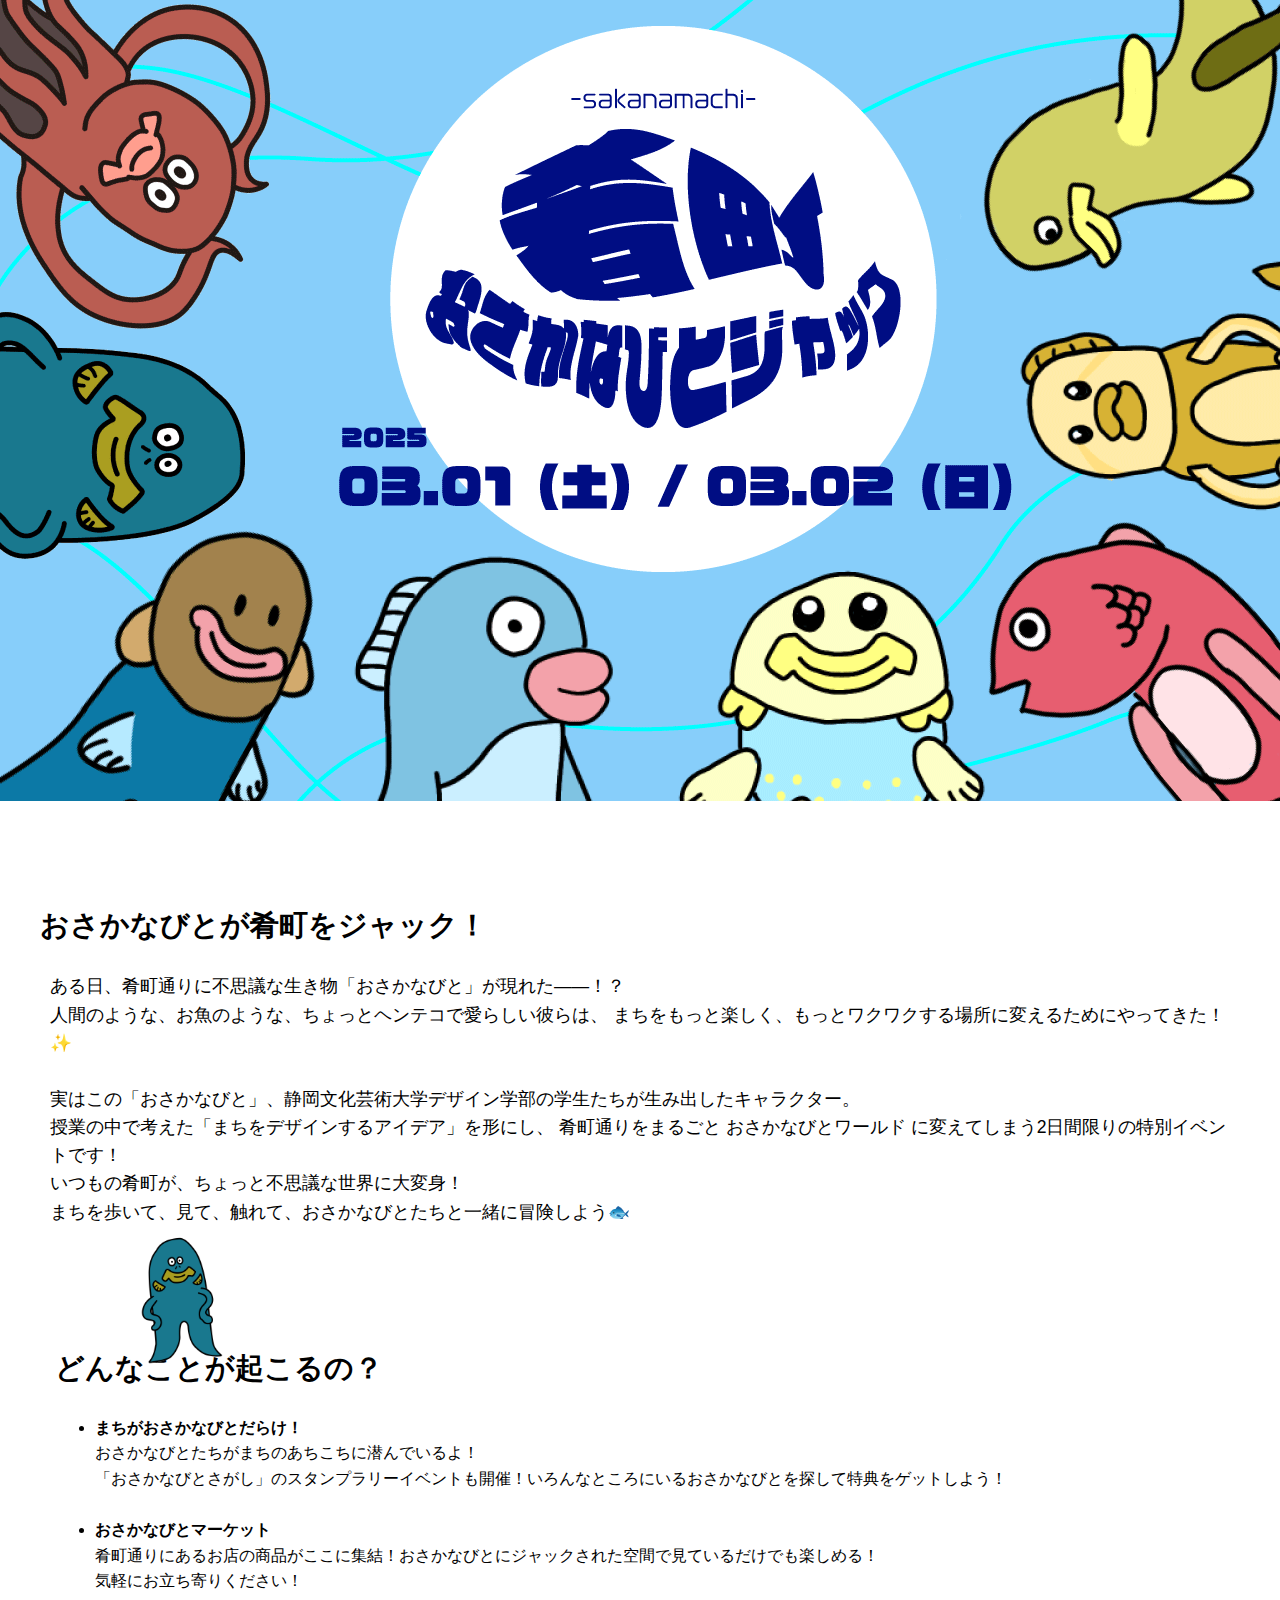
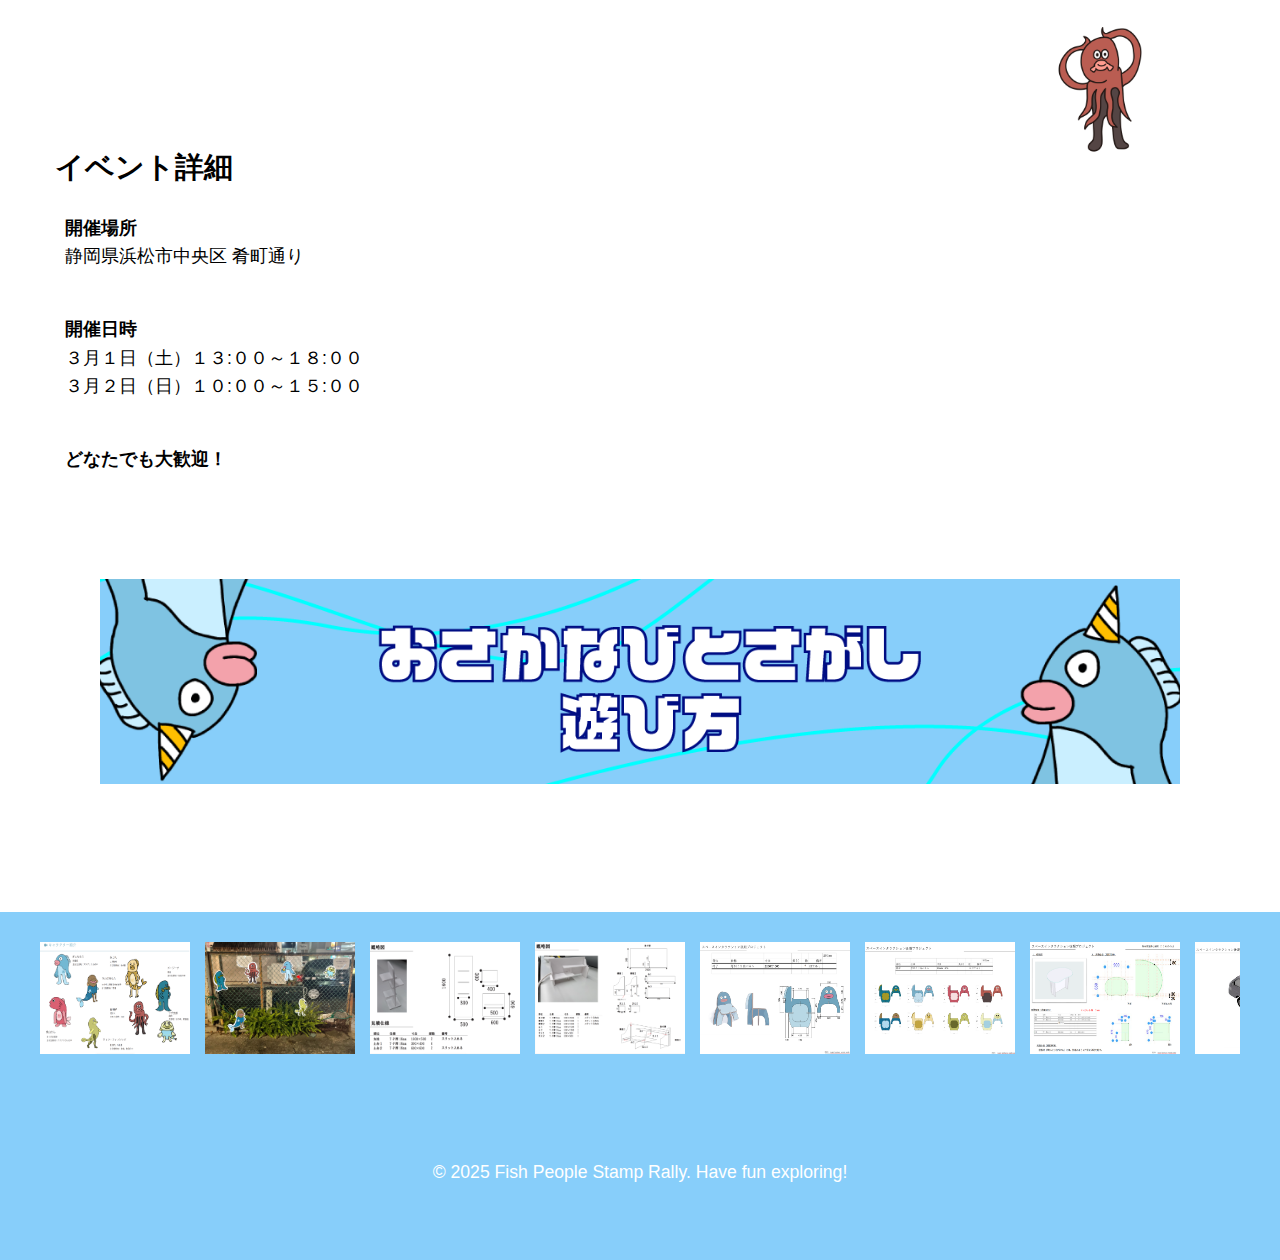
<file: index.html>
<!DOCTYPE html>
<html lang="ja">
<head>
    <meta charset="UTF-8">
    <meta name="viewport" content="width=device-width, initial-scale=1.0">
    <title>肴町おさかなびとジャックホームページ</title>
    <link rel="stylesheet" href="styles.css">
</head>
<body>
	<header>
   
    </nav>
    
    </header>
	
	<div class ="background">
		<img src ="img/samune4.png">
	</div>
	
    <main>
		
        <section class="intro">
			<h2>おさかなびとが肴町をジャック！</h2>
            <p>ある日、肴町通りに不思議な生き物「おさかなびと」が現れた――！？<br>
人間のような、お魚のような、ちょっとヘンテコで愛らしい彼らは、
まちをもっと楽しく、もっとワクワクする場所に変えるためにやってきた！✨<br><br>

実はこの「おさかなびと」、静岡文化芸術大学デザイン学部の学生たちが生み出したキャラクター。<br>
授業の中で考えた「まちをデザインするアイデア」を形にし、
肴町通りをまるごと おさかなびとワールド に変えてしまう2日間限りの特別イベントです！<br>

いつもの肴町が、ちょっと不思議な世界に大変身！<br>
まちを歩いて、見て、触れて、おさかなびとたちと一緒に冒険しよう🐟</p>
        </section>
		
		<div class = "animation1">
			<img src ="img/ani1.gif">
		</div>

        <section class="events">
            <h2>どんなことが起こるの？</h2>
            <ul>
                <li><strong>まちがおさかなびとだらけ！</strong><br>おさかなびとたちがまちのあちこちに潜んでいるよ！<br>
「おさかなびとさがし」のスタンプラリーイベントも開催！いろんなところにいるおさかなびとを探して特典をゲットしよう！</li><br>
                <li><strong>おさかなびとマーケット</strong><br>肴町通りにあるお店の商品がここに集結！おさかなびとにジャックされた空間で見ているだけでも楽しめる！<br>気軽にお立ち寄りください！</li>
            </ul>
        </section>

		<div class = "animation2">
			<img src ="img/ani2.gif">
		</div>
		
        <section class="info">
            <h2>イベント詳細</h2>
            <p><strong>開催場所</strong><br>静岡県浜松市中央区 肴町通り</p><br>
            <p><strong>開催日時</strong><br>３月１日（土）１３:００～１８:００<br>３月２日（日）１０:００～１５:００</p><br>
            <p><strong>どなたでも大歓迎！</strong></p>
        </section>
		
	<section class="banner">
    		<a href="stamprallyrule.html">
        		<img src="img/banner.png" alt="イベントバナー">
    		</a>
		</section>	
		

    </main>
	
	<section class="slideshow">
            <div class="slideshow-wrapper">
                <div class="slideshow-container">
                    <img src="img/slide1.png" alt="スライド画像1">
                    <img src="img/slide2.png" alt="スライド画像2">
                    <img src="img/slide3.png" alt="スライド画像3">
                    <img src="img/slide4.png" alt="スライド画像4">
					<img src="img/slide5.png" alt="スライド画像1">
                    <img src="img/slide6.png" alt="スライド画像2">
                    <img src="img/slide7.png" alt="スライド画像3">
                    <img src="img/slide8.png" alt="スライド画像4">
                </div>
            </div>
        </section>
	
    <footer>
    <p>&copy; 2025 Fish People Stamp Rally. Have fun exploring!</p>
</footer>

    <script src="script.js"></script>
</body>
</html>
</file>
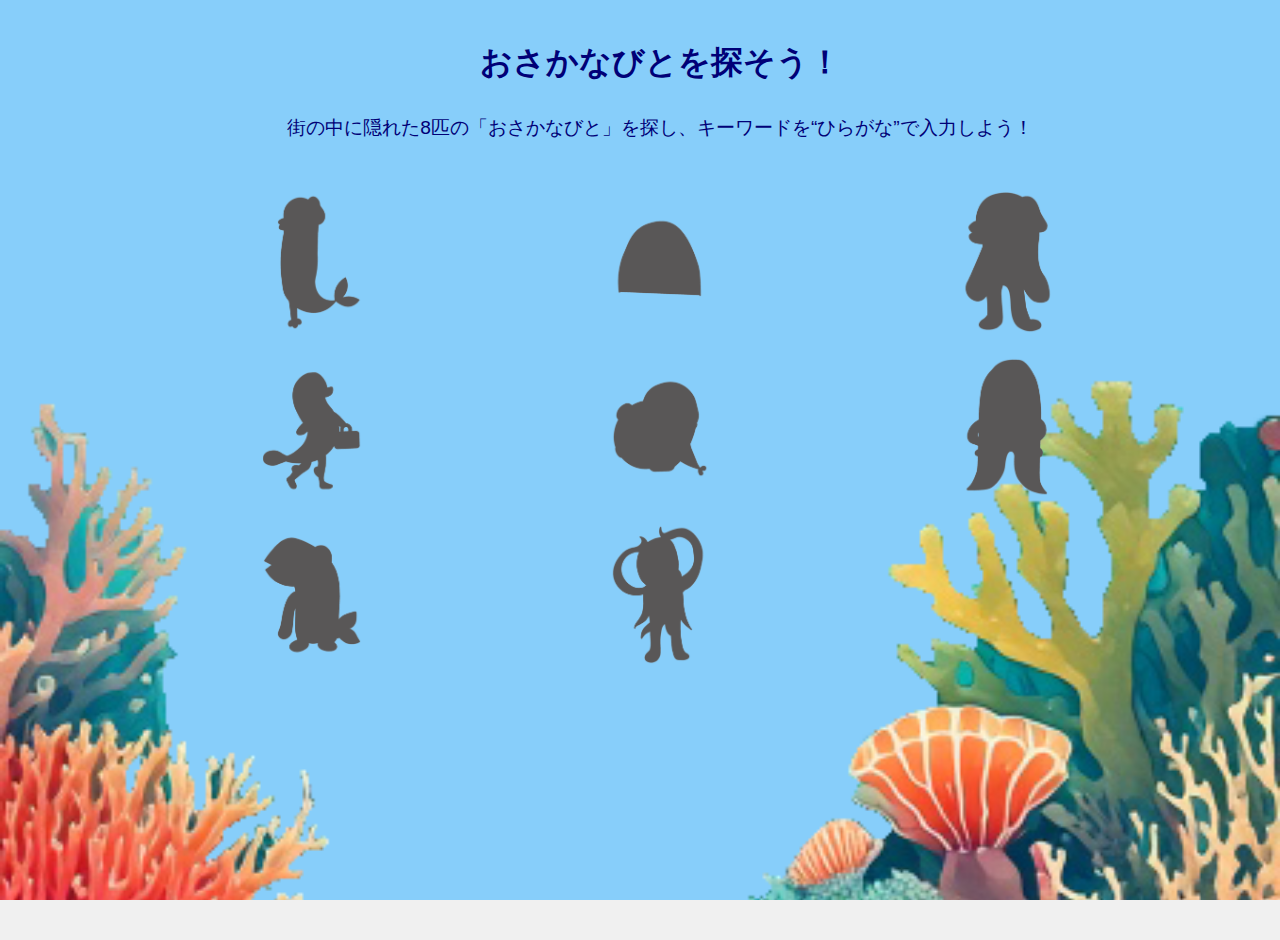
<file: stamprally.html>
<!DOCTYPE html>
<html lang="ja">
<head>
    <meta charset="UTF-8">
    <meta name="viewport" content="width=device-width, initial-scale=1.0">
    <title>スタンプラリー</title>
    <link rel="stylesheet" href="styles2.css">
</head>

<body>
	<header>
        <h1>おさかなびとを探そう！</h1>
        <p>街の中に隠れた8匹の「おさかなびと」を探し、キーワードを“ひらがな”で入力しよう！</p>
    </header>
    <div class="container">
    <div class="stamp-container" onclick="showOverlay(0, 'おみせには かわいた たべものが いっぱい！おさかなびとも ひからびちゃう？', 'かわいたさかな', this)">
        <img src="img/sakana1.png" class="image" alt="海にすむ生き物">
    </div>
    <div class="stamp-container" onclick="showOverlay(1, 'まちを きれいに するための おしらせがあるよ！おさかなびとも『ポイすては　ダメ！』っていってるよ！', 'きれいなうみ', this)">
        <img src="img/sakana2.png" class="image" alt="波があるところにいる生き物">
    </div>
    <div class="stamp-container" onclick="showOverlay(2, 'おいしい かおりがするよ！おさかなびとは だしのひみつをしっている？', 'おだしのちから', this)">
        <img src="img/sakana3.png" class="image" alt="海のハンター">
    </div>
    <div class="stamp-container" onclick="showOverlay(3, 'コーヒーのいい においがただよう ほっとするばしょ！おさかなびとも ひとやすみ？', 'ほっとなさかな', this)">
        <img src="img/sakana4.png" class="image" alt="大きな魚">
    </div>
    <div class="stamp-container" onclick="showOverlay(4, 'まちのたからを まもるばしょ！おさかなびとは ちょきんしてる？', 'おたからのうみ', this)">
        <img src="img/sakana5.png" class="image" alt="かわいい小さな魚">
    </div>
    <div class="stamp-container" onclick="showOverlay(5, 'ラケットがいっぱい！おさかなびとも スマッシュのれんしゅうちゅう？', 'さかなすまっしゅ', this)">
        <img src="img/sakana6.png" class="image" alt="海底にいる生き物">
    </div>
    <div class="stamp-container" onclick="showOverlay(6, 'おとなが よろこぶ のみものがいっぱい！のみすぎには　ようちゅうい！', 'さけとさかな', this)">
        <img src="img/sakana7.png" class="image" alt="海の中でよく見る魚">
    </div>
    <div class="stamp-container" onclick="showOverlay(7, 'みんながあつまる 「さかなまちこうかいどう」！おさかなびとも おはなしちゅう？', 'おさかなひろば', this)">
        <img src="img/sakana8.png" class="image" alt="深海に住んでいる魚">
    </div>
</div>

    <!-- オーバーレイ画面 -->
    <div id="overlay" class="overlay">
        <div class="overlay-content">
            <p id="hintText"></p>
            <input type="text" id="keywordInput" placeholder="キーワードを入力">
            <button onclick="checkAnswer()">OK</button>
            <button onclick="closeOverlay()">閉じる</button>
            <p id="resultText" class="result-message" 
                data-correct="正解！スタンプゲット！" 
                data-incorrect="違うよ！もう一回試してみよう！">
            </p>
        </div>
    </div>

    <script src="script2.js"></script>
</body>
</html>
</file>
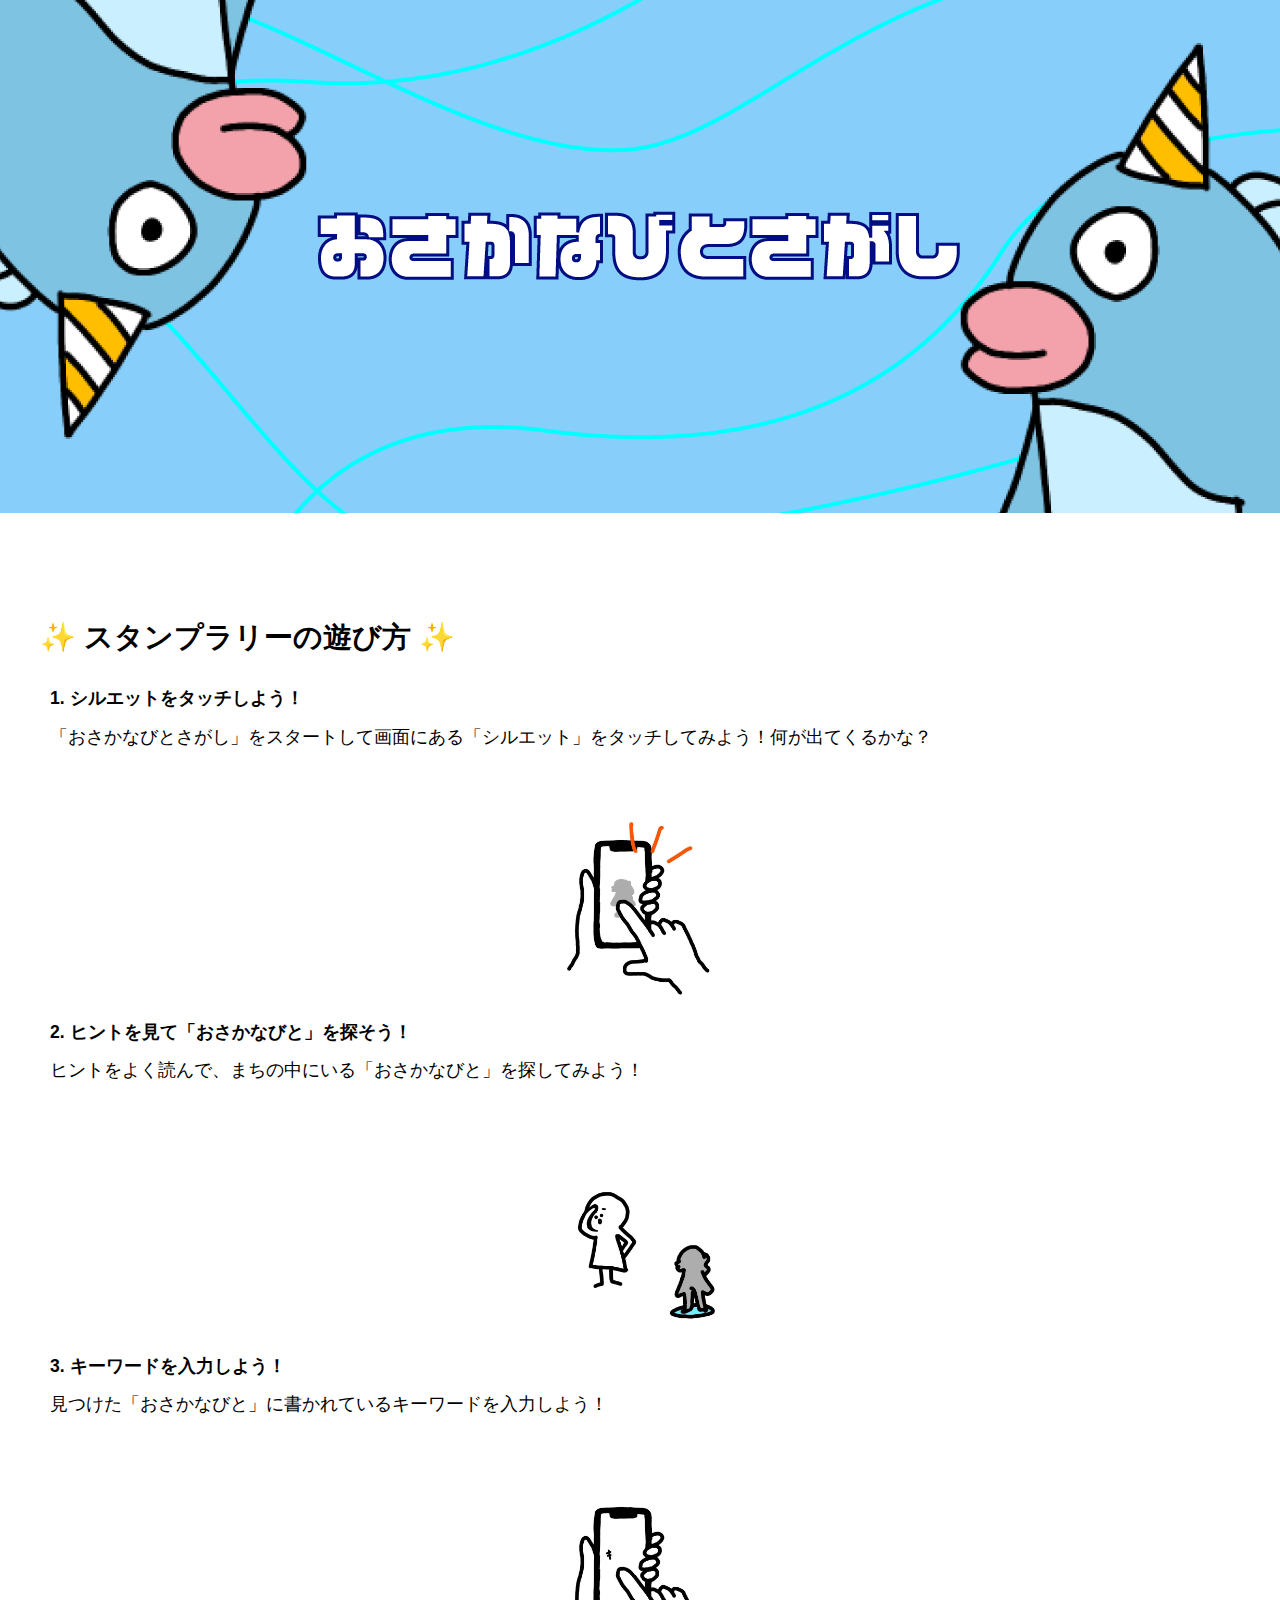
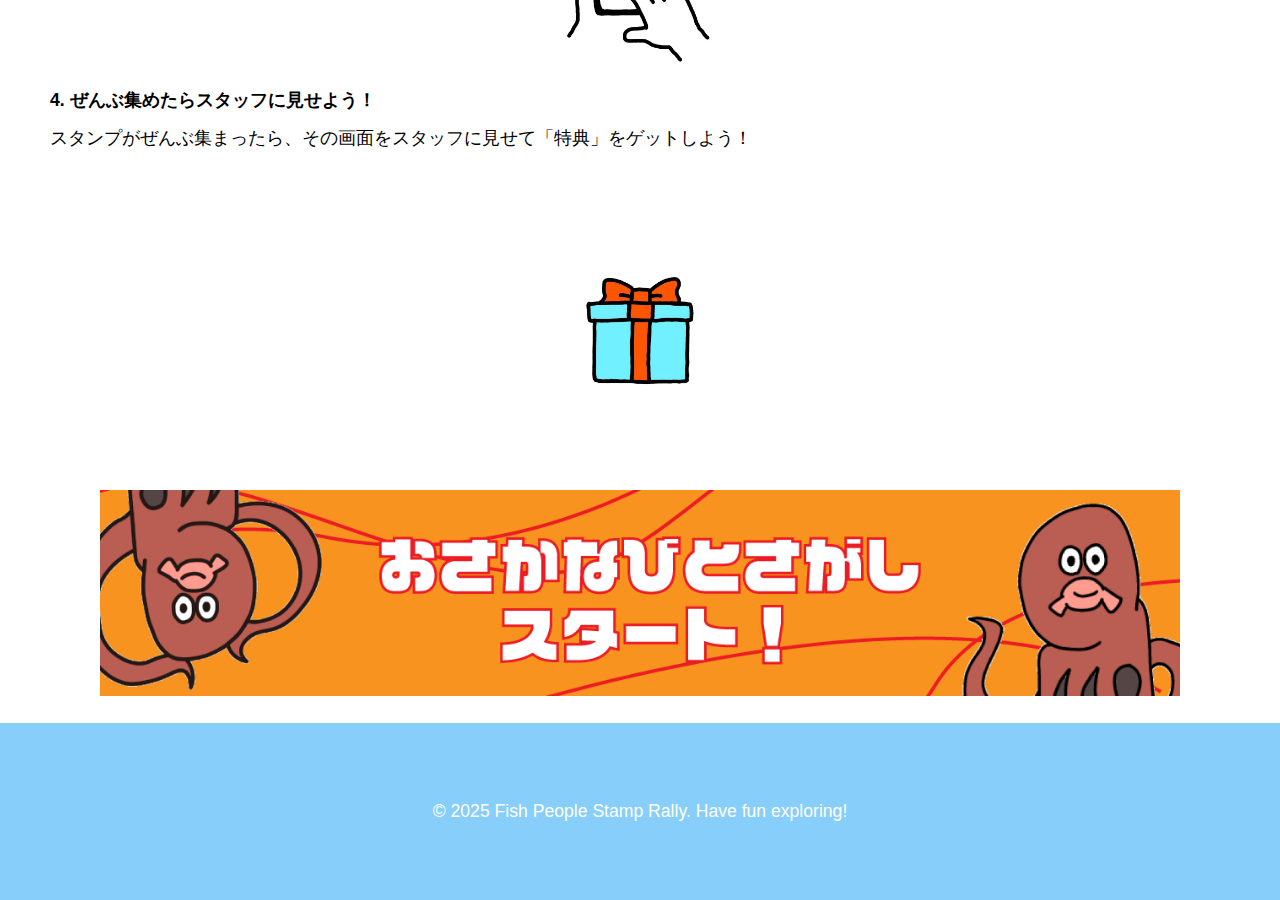
<file: stamprallyrule.html>
<!DOCTYPE html>
<html lang="ja">
<head>
    <meta charset="UTF-8">
    <meta name="viewport" content="width=device-width, initial-scale=1.0">
    <title>肴町おさかなびとジャックホームページ</title>
    <link rel="stylesheet" href="styles.css">
</head>
<body>
	<header>
    
    
    </header>
	
	<div class ="background">
		<img src ="img/samune2-2.png">
	</div>
	
    <main>
		
       <section>
    <h2>✨ スタンプラリーの遊び方 ✨</h2>
    
    <p><strong>1. シルエットをタッチしよう！</strong></p><p>「おさかなびとさがし」をスタートして画面にある「シルエット」をタッチしてみよう！何が出てくるかな？</p>
    <div class="rule">
        <img src="img/rule1.gif" alt="ルール1">
    </div>
    
    <p><strong>2. ヒントを見て「おさかなびと」を探そう！</strong></p><p>ヒントをよく読んで、まちの中にいる「おさかなびと」を探してみよう！</p>
    <div class="rule">
        <img src="img/rule2.gif" alt="ルール2">
    </div>
    
    <p><strong>3. キーワードを入力しよう！</strong></p><p>見つけた「おさかなびと」に書かれているキーワードを入力しよう！</p>
    <div class="rule">
        <img src="img/rule3.gif" alt="ルール3">
    </div>
    
    <p><strong>4. ぜんぶ集めたらスタッフに見せよう！</strong></p><p>スタンプがぜんぶ集まったら、その画面をスタッフに見せて「特典」をゲットしよう！</p>
    <div class="rule">
        <img src="img/rule4.gif" alt="ルール4">
    </div>
    
    
</section>

		
		<section class="banner2">
    <a href="stamprally.html" target="_blank">
        <img src="img/banner3.png" alt="イベントバナー">
    </a>
</section>
		
	</main>	

	
    <footer>
    <p>&copy; 2025 Fish People Stamp Rally. Have fun exploring!</p>
</footer>

    <script src="script.js"></script>
</body>
</html>
</file>
<file: styles.css>
body {
    font-family: Arial, sans-serif;
    margin: 0;
    padding: 0;
    line-height: 1.6;
}

header h1 {
    font-size: 2em;
    text-shadow: 2px 2px 4px rgba(0, 0, 0, 0.7);
}

h2 {
    font-size: 1.8em;
}

p {
    font-size: 1.1em;
    margin: 10px;
}

.background img {
    width: 100%;
    height: auto;
}

main {
    padding: 20px;
    max-width: 1200px;
    margin: 0 auto;
    margin-top: 50px;
}

.animation1 {
	position: absolute;
	left: 10%;
	margin-bottom: 20px;
}

.animation1 img {
	width: 100px;
    height: auto;
}

.animation2 {
	position: absolute;
	right: 10%;
}

.animation2 img {
	width: 100px;
    height: auto;
}

.events, .info, .setumei {
    padding: 15px;
    border-radius: 10px;
    margin-top: 80px;
}

.banner, .banner2 {
    text-align: center;
    margin-top: 80px;
　　border-radius: 10px 10px 10px 10px;
    overflow: hidden;
}

.banner img, .banner2 img {
    width: 90%;
    max-width: 1200px;
    height: auto;
    transition: transform 0.2s ease-in-out;
　　border-radius: 10px 10px 10px 10px;
    overflow: hidden;
}

.banner img:hover, .banner2 img:hover {
    transform: scale(1.05);
}

.slideshow {
    width: 100%;
    overflow: hidden;
    background-color: #87cefa;
    padding: 30px 0;
    display: flex;
    justify-content: center;
    margin-top: 100px;
}

.slideshow-wrapper {
    width: 100%;
    max-width: 1200px;
    overflow: hidden;
    position: relative;
}

.slideshow-container {
    display: flex;
    gap: 15px;
    width: max-content;
    animation: infiniteSlide 15s linear infinite;
}

.slideshow-container img {
    width: 150px;
    height: auto;
}

.rule{
	text-align: center;
	margin-top: 50px;
}

.rule img{
	width: 200px;
	hight: auto;
}

@keyframes infiniteSlide {
    from {
        transform: translateX(0);
    }
    to {
        transform: translateX(-50%);
    }
}

.slideshow-container:hover {
    animation-play-state: paused;
}

footer {
    background: #87cefa;
    color: #fff;
    text-align: center;
    padding: 5% 0;
}

/* スマホ対応 */
@media screen and (max-width: 768px) {
    header h1 {
        font-size: 1.8em;
    }
    
    h2 {
        font-size: 1.5em;
    }
    
    p {
        font-size: 1em;
    }
	
    main {
        margin-top: 30px;
        padding: 15px;
    }
    
    .animation1 {
	position: absolute;
	left: 10%;
}

.animation1 img {
	width: 100px;
    height: auto;
}

.animation2 {
	position: absolute;
	right: 10%;
}

.animation2 img {
	width: 100px;
    height: auto;
}
	
	.rule{
	text-align: center;
	margin-bottom: 70px;
}

.rule img{
	width: 200px;
	hight: auto;
}
    
    .banner img, .banner2 img {
        width: 100%;
	border-radius: 10px 10px 10px 10px;
    }
	
	.banner2{
		margin-bottom: 100px;
	}
    
    .slideshow-container img {
        width: 120px;
    }
    
    .events, .info, .setumei {
        margin-top: 50px;
        padding: 10px;
    }
	
	.events h2{
		margin-top: 100px;
	}
    
    .slideshow {
        padding: 20px 0;
    }
}
</file>
<file: styles2.css>
body {
	background-image: url('img/rallyhaikei2.png');
	background-size: cover; /* 画像が画面全体をカバーするようにする */
    background-position: center center; /* 画像が中央に位置するようにする */
    background-attachment: fixed; /* スクロールしても背景が動かないように */
    margin: 0;
    overflow: hidden;
    background-color: #f0f0f0;
    position: relative;
    width: 100vw;
    height: 100vh;
	font-family: 'Meiryo', 'Yu Gothic', sans-serif;
	text-align: center;
	margin: 0;
    padding: 20px;
}

header {
    margin-bottom: 30px;
}

h1 {
    font-size: 2em;
    color: #007;
}

p {
	font-size: 1.2em;
	margin: 30px;
	text-align: center;
	color: #007;
}

.container {
        display: grid;
        grid-template-columns: repeat(3, 1fr); /* 3列 */
        grid-template-rows: repeat(3, auto); /* 3行 */
        gap: 20px; /* 各アイテムの間隔 */
        justify-items: center; /* 中央配置 */
        align-items: center;
        width: 80%;
        margin: auto;
        padding: 20px;
    }
    .stamp-container {
        text-align: center;
    }
    .image {
        width: 100px; /* 画像サイズ調整 */
        height: auto;
    }

/* オーバーレイのスタイル */
.overlay {
    display: none;
    position: fixed;
    top: 0;
    left: 0;
    width: 100%;
    height: 100%;
    background: rgba(0, 0, 0, 0.8);
    justify-content: center;
    align-items: center;
}

.overlay-content {
    background: white;
    padding: 20px;
    border-radius: 10px;
    text-align: center;
    width: 80%;
    max-width: 400px;
}

.overlay-content input {
    padding: 10px;
    font-size: 16px;
    width: 80%;
    margin: 10px 0;
}

.orverlay-content p{
	font: Noto Sans JP;
}

.overlay-content button {
    padding: 10px;
    margin: 5px;
    font-size: 16px;
    cursor: pointer;
    border-radius: 5px;
}



/* スマホ対応 */
@media screen and (max-width: 768px) {
    h1 {
        font-size: 1.8em;
    }

    p {
        font-size: 1em;
        margin: 20px;
    }

    .container {
        grid-template-columns: repeat(3, 1fr); /* スマホでは2列に変更 */
        gap: 10px;
        width: 90%;
    }

    .image {
        width: 80px; /* スマホでは少し小さく */
    }

    .overlay-content {
        width: 90%;
        padding: 15px;
    }

    .overlay-content input {
        font-size: 14px;
        width: 90%;
    }

    .overlay-content button {
        font-size: 14px;
        padding: 8px;
    }
}
</file>
